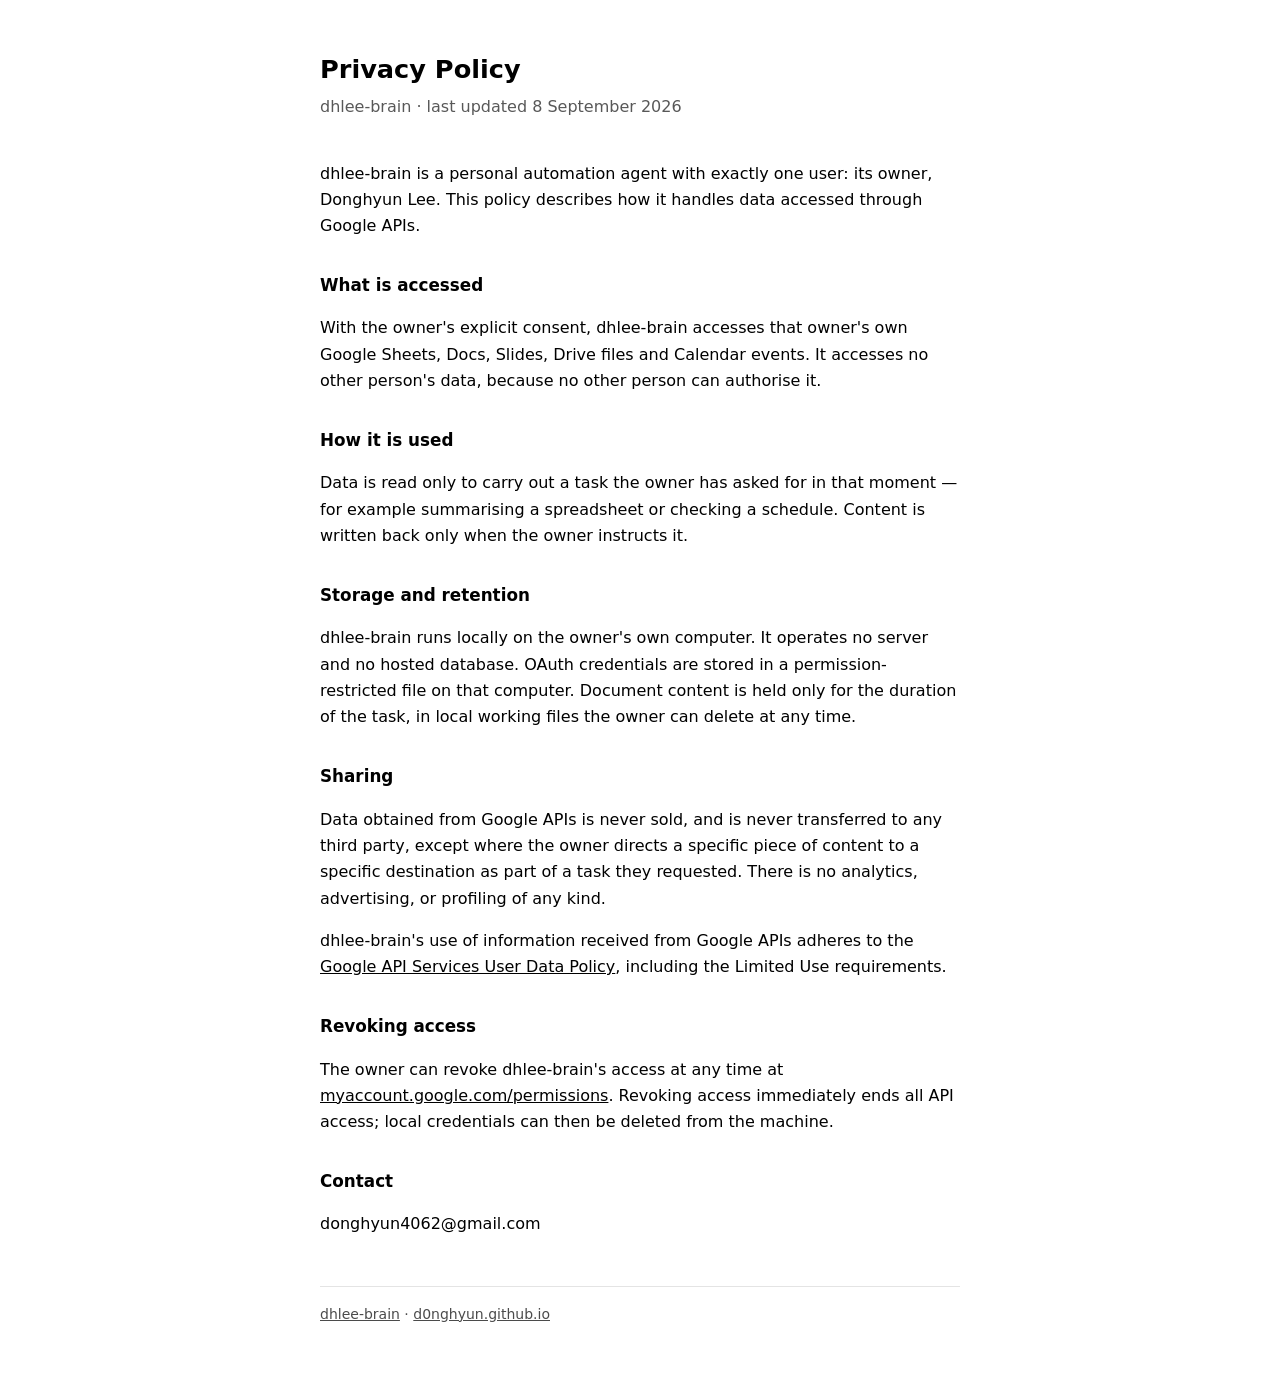
<file: static/dhlee-brain-privacy.html>
<!doctype html>
<html lang="en">
<head>
<meta charset="utf-8">
<meta name="viewport" content="width=device-width,initial-scale=1">
<title>dhlee-brain — Privacy Policy</title>
<meta name="robots" content="noindex">
<style>
  :root { color-scheme: light dark; }
  body { max-width: 40rem; margin: 0 auto; padding: 3rem 1.25rem;
         font: 16px/1.65 -apple-system, BlinkMacSystemFont, "Segoe UI", system-ui, sans-serif; }
  h1 { font-size: 1.6rem; margin: 0 0 .25rem; }
  .sub { opacity: .65; margin: 0 0 2.5rem; }
  h2 { font-size: 1.05rem; margin: 2rem 0 .5rem; }
  ul { padding-left: 1.2rem; }
  footer { margin-top: 3rem; padding-top: 1rem; border-top: 1px solid rgba(128,128,128,.3);
           font-size: .875rem; opacity: .7; }
  a { color: inherit; }
</style>
</head>
<body>
<h1>Privacy Policy</h1>
<p class="sub">dhlee-brain · last updated 8 September 2026</p>

<p>dhlee-brain is a personal automation agent with exactly one user: its owner,
Donghyun Lee. This policy describes how it handles data accessed through Google
APIs.</p>

<h2>What is accessed</h2>
<p>With the owner's explicit consent, dhlee-brain accesses that owner's own
Google Sheets, Docs, Slides, Drive files and Calendar events. It accesses no
other person's data, because no other person can authorise it.</p>

<h2>How it is used</h2>
<p>Data is read only to carry out a task the owner has asked for in that moment —
for example summarising a spreadsheet or checking a schedule. Content is written
back only when the owner instructs it.</p>

<h2>Storage and retention</h2>
<p>dhlee-brain runs locally on the owner's own computer. It operates no server and
no hosted database. OAuth credentials are stored in a permission-restricted file
on that computer. Document content is held only for the duration of the task, in
local working files the owner can delete at any time.</p>

<h2>Sharing</h2>
<p>Data obtained from Google APIs is never sold, and is never transferred to any
third party, except where the owner directs a specific piece of content to a
specific destination as part of a task they requested. There is no analytics,
advertising, or profiling of any kind.</p>

<p>dhlee-brain's use of information received from Google APIs adheres to the
<a href="https://developers.google.com/terms/api-services-user-data-policy">Google API Services User Data Policy</a>,
including the Limited Use requirements.</p>

<h2>Revoking access</h2>
<p>The owner can revoke dhlee-brain's access at any time at
<a href="https://myaccount.google.com/permissions">myaccount.google.com/permissions</a>.
Revoking access immediately ends all API access; local credentials can then be
deleted from the machine.</p>

<h2>Contact</h2>
<p>donghyun4062@gmail.com</p>

<footer>
  <a href="/dhlee-brain.html">dhlee-brain</a> ·
  <a href="/">d0nghyun.github.io</a>
</footer>
</body>
</html>
</file>
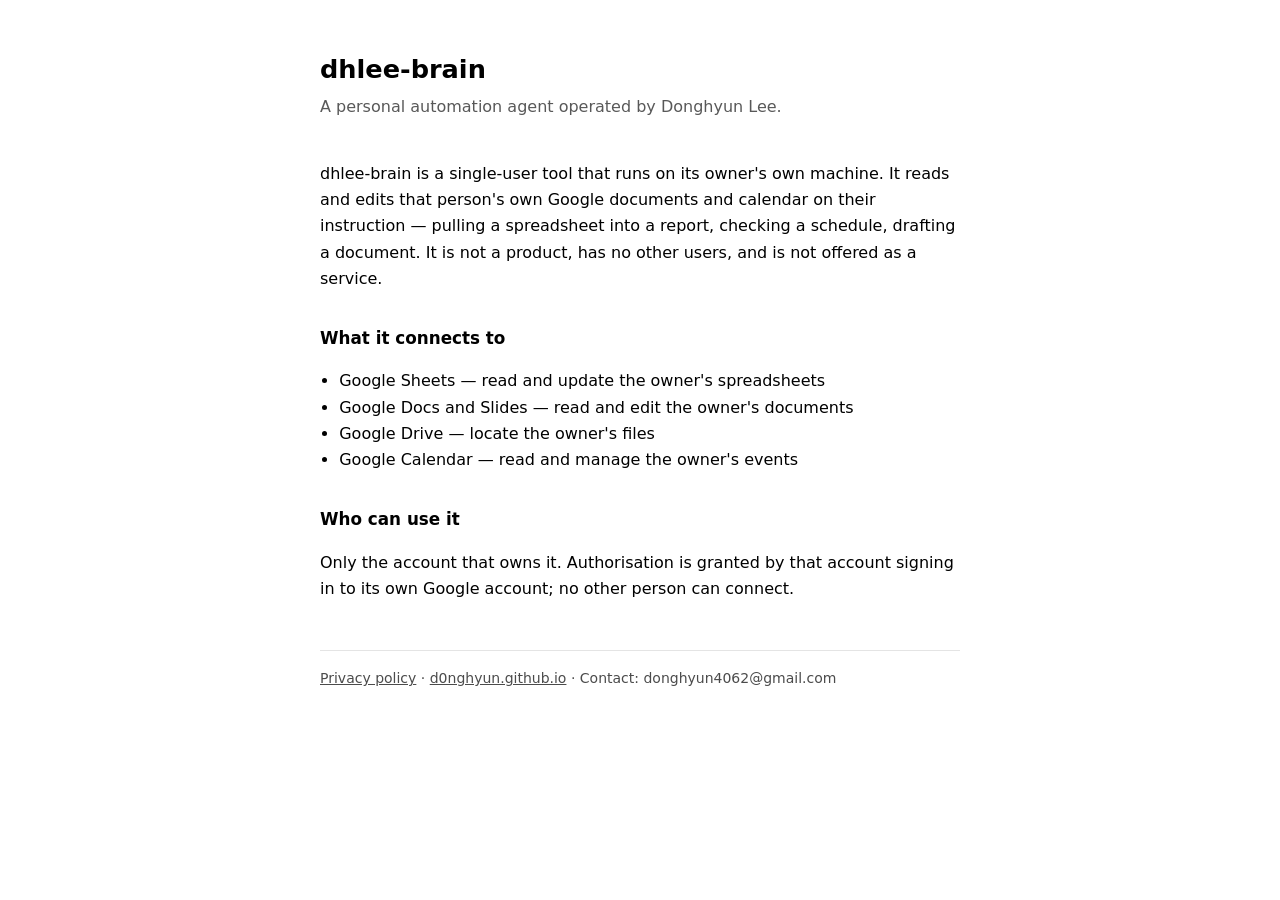
<file: static/dhlee-brain.html>
<!doctype html>
<html lang="en">
<head>
<meta charset="utf-8">
<meta name="viewport" content="width=device-width,initial-scale=1">
<title>dhlee-brain</title>
<meta name="robots" content="noindex">
<style>
  :root { color-scheme: light dark; }
  body { max-width: 40rem; margin: 0 auto; padding: 3rem 1.25rem;
         font: 16px/1.65 -apple-system, BlinkMacSystemFont, "Segoe UI", system-ui, sans-serif; }
  h1 { font-size: 1.6rem; margin: 0 0 .25rem; }
  .sub { opacity: .65; margin: 0 0 2.5rem; }
  h2 { font-size: 1.05rem; margin: 2rem 0 .5rem; }
  ul { padding-left: 1.2rem; }
  footer { margin-top: 3rem; padding-top: 1rem; border-top: 1px solid rgba(128,128,128,.3);
           font-size: .875rem; opacity: .7; }
  a { color: inherit; }
</style>
</head>
<body>
<h1>dhlee-brain</h1>
<p class="sub">A personal automation agent operated by Donghyun Lee.</p>

<p>dhlee-brain is a single-user tool that runs on its owner's own machine. It reads
and edits that person's own Google documents and calendar on their instruction —
pulling a spreadsheet into a report, checking a schedule, drafting a document.
It is not a product, has no other users, and is not offered as a service.</p>

<h2>What it connects to</h2>
<ul>
  <li>Google Sheets — read and update the owner's spreadsheets</li>
  <li>Google Docs and Slides — read and edit the owner's documents</li>
  <li>Google Drive — locate the owner's files</li>
  <li>Google Calendar — read and manage the owner's events</li>
</ul>

<h2>Who can use it</h2>
<p>Only the account that owns it. Authorisation is granted by that account
signing in to its own Google account; no other person can connect.</p>

<footer>
  <a href="/dhlee-brain-privacy.html">Privacy policy</a> ·
  <a href="/">d0nghyun.github.io</a> ·
  Contact: donghyun4062@gmail.com
</footer>
</body>
</html>
</file>
